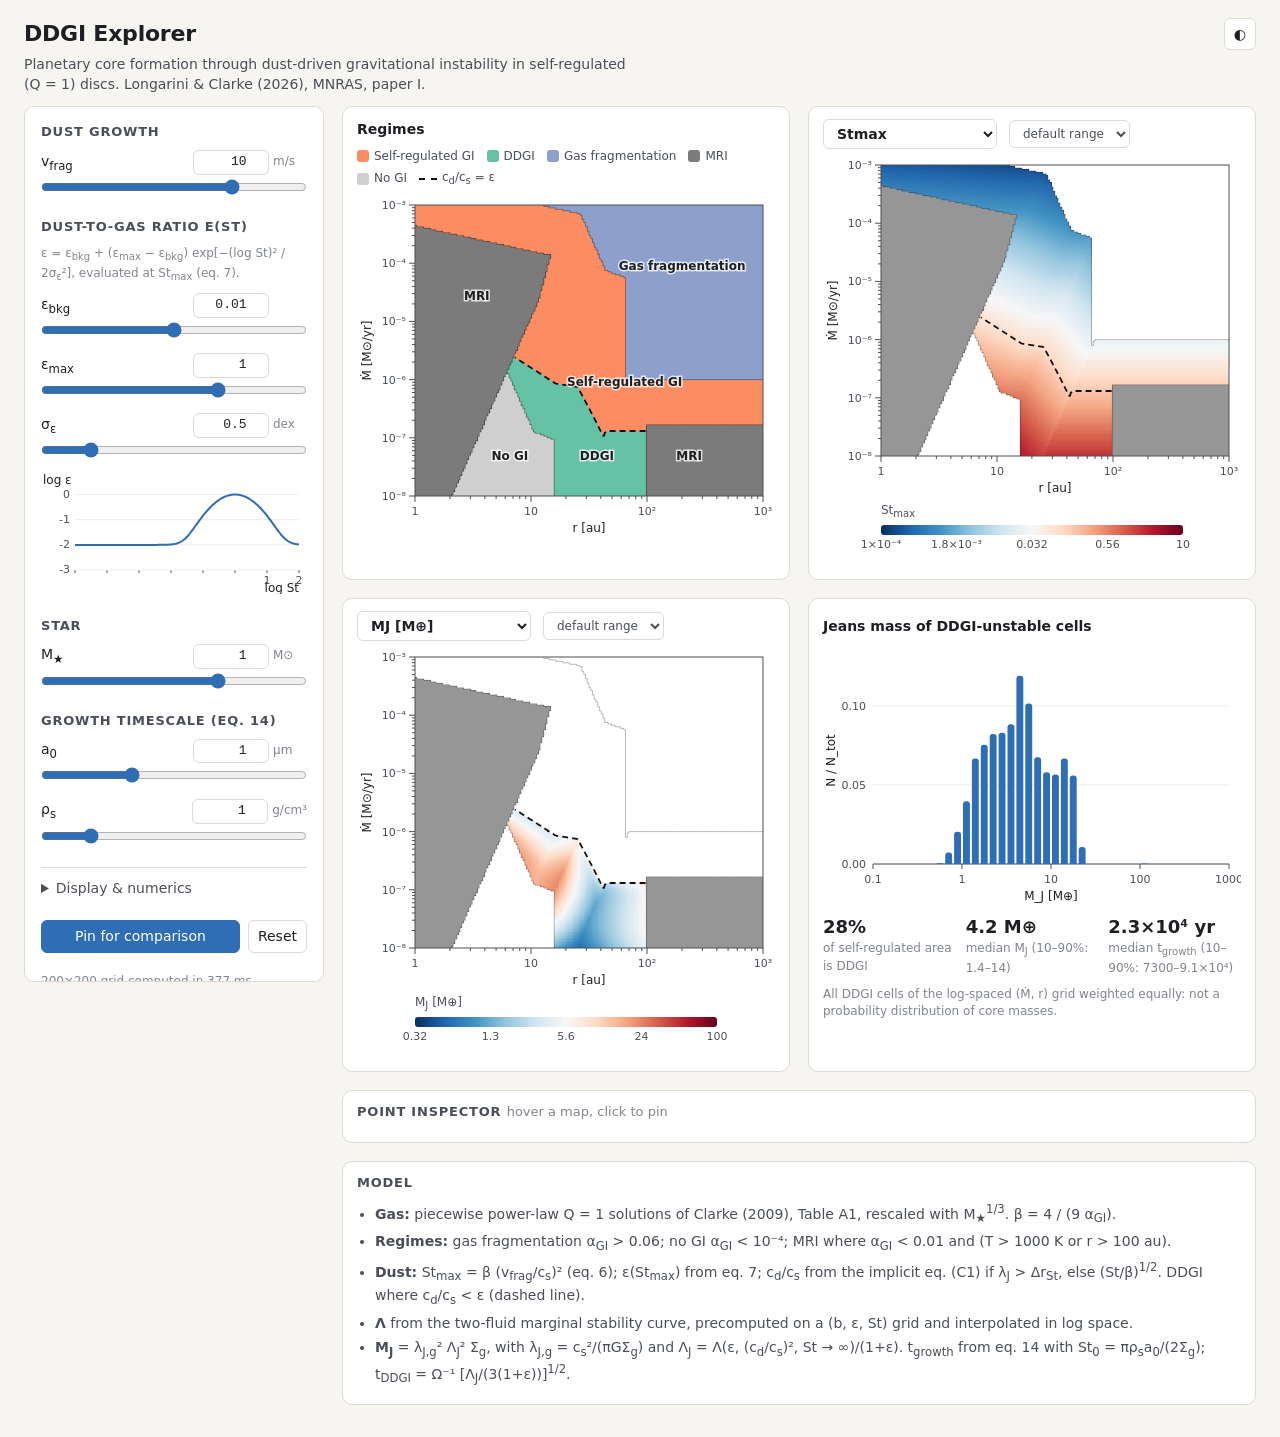
<file: index.html>
<!doctype html>
<html lang="en">
<head>
  <meta charset="utf-8">
  <title>DDGI Explorer</title>
  <meta http-equiv="refresh" content="0; url=web/">
  <script>location.replace('web/' + location.hash);</script>
</head>
<body><p><a href="web/">DDGI Explorer</a></p></body>
</html>
</file>
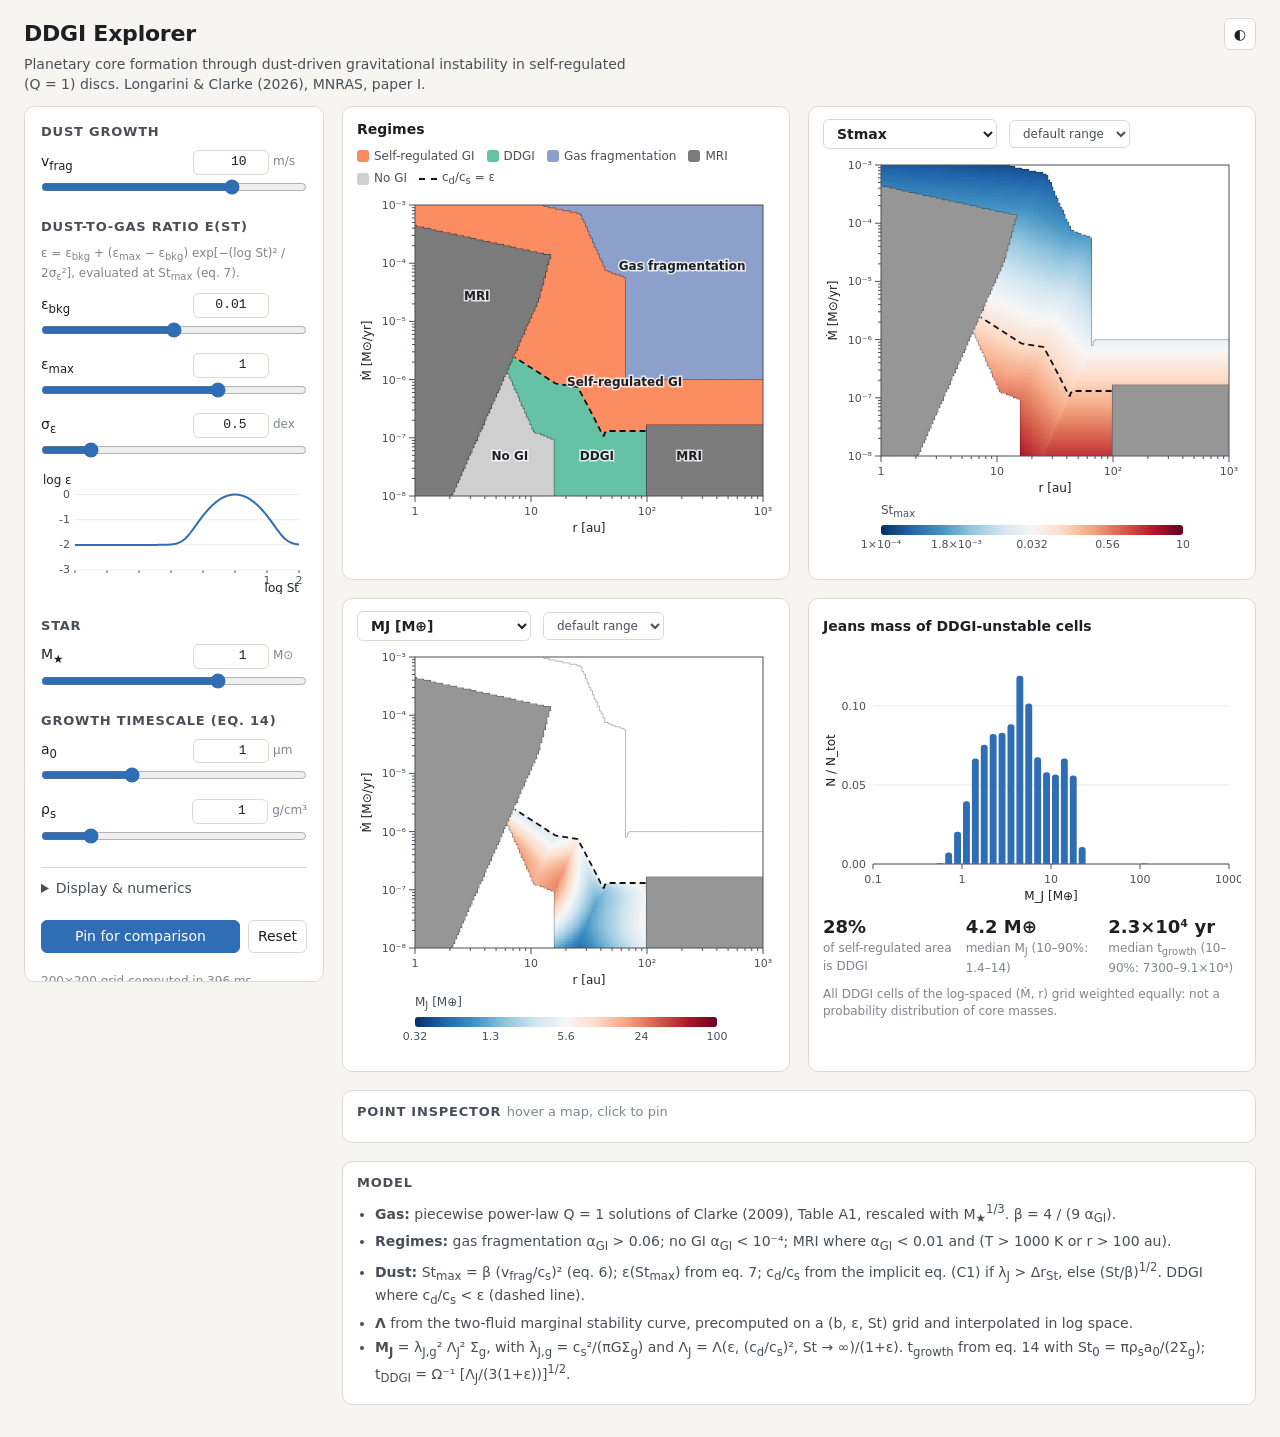
<file: web/index.html>
<!doctype html>
<html lang="en">
<head>
  <meta charset="utf-8">
  <meta name="viewport" content="width=device-width, initial-scale=1">
  <title>DDGI Explorer</title>
  <meta name="description" content="Interactive models of dust-driven gravitational instability in self-regulated protoplanetary discs (Longarini & Clarke 2026).">
  <link rel="stylesheet" href="css/style.css">
</head>
<body>
<header class="top">
  <div>
    <h1>DDGI Explorer</h1>
    <p class="sub">Planetary core formation through dust-driven gravitational instability in self-regulated (Q&nbsp;=&nbsp;1) discs. Longarini &amp; Clarke (2026), MNRAS, paper I.</p>
  </div>
  <div class="top-actions">
    <button id="btn-theme" type="button" title="Toggle light/dark">◐</button>
  </div>
</header>

<div class="layout">
  <aside class="controls" id="controls">
    <section>
      <h2>Dust growth</h2>
      <div class="ctl" data-key="vfrag"></div>
    </section>
    <section>
      <h2>Dust-to-gas ratio ε(St)</h2>
      <p class="hint">ε = ε<sub>bkg</sub> + (ε<sub>max</sub> − ε<sub>bkg</sub>) exp[−(log St)² / 2σ<sub>ε</sub>²], evaluated at St<sub>max</sub> (eq. 7).</p>
      <div class="ctl" data-key="epsBkg"></div>
      <div class="ctl" data-key="epsMax"></div>
      <div class="ctl" data-key="sigEps"></div>
      <div id="eps-preview" class="eps-preview" aria-label="Preview of eps(St)"></div>
    </section>
    <section>
      <h2>Star</h2>
      <div class="ctl" data-key="mstar"></div>
    </section>
    <section>
      <h2>Growth timescale (eq. 14)</h2>
      <div class="ctl" data-key="a0"></div>
      <div class="ctl" data-key="rhoS"></div>
    </section>
    <details class="advanced">
      <summary>Display &amp; numerics</summary>
      <label class="row">Grid resolution
        <select id="sel-res">
          <option value="100">100 × 100</option>
          <option value="150">150 × 150</option>
          <option value="200" selected>200 × 200</option>
          <option value="300">300 × 300</option>
        </select>
      </label>
      <label class="row">Colormap
        <select id="sel-cmap">
          <option value="RdBu_r" selected>RdBu_r (paper)</option>
          <option value="viridis">viridis</option>
          <option value="magma">magma</option>
        </select>
      </label>
      <label class="row">Argument of Λ in eq. (C1)
        <select id="sel-bconv">
          <option value="cdcs" selected>c_d/c_s (as in code)</option>
          <option value="cdcs2">(c_d/c_s)²</option>
        </select>
      </label>
      <label class="row check"><input type="checkbox" id="chk-gas-all"> Gas maps over the whole plane</label>
      <label class="row check"><input type="checkbox" id="chk-edges" checked> Region boundaries on maps</label>
    </details>
    <div class="btn-row">
      <button id="btn-pin" type="button" title="Keep the current DDGI boundary and M_J histogram for comparison">Pin for comparison</button>
      <button id="btn-reset" type="button">Reset</button>
    </div>
    <div id="pins" class="pins"></div>
    <p class="status" id="status">Loading Λ tables…</p>
  </aside>

  <main class="panels">
    <figure class="panel">
      <figcaption>
        <span class="panel-title">Regimes</span>
        <span class="legend" id="legend-regimes"></span>
      </figcaption>
      <div class="map" id="map-regimes"></div>
    </figure>

    <figure class="panel">
      <figcaption>
        <select class="qsel" id="q-a"></select>
        <select class="rsel" id="r-a" title="Colour range"><option value="default">default range</option><option value="auto">auto range</option></select>
      </figcaption>
      <div class="map" id="map-a"></div>
      <div class="cbar" id="cbar-a"></div>
    </figure>

    <figure class="panel">
      <figcaption>
        <select class="qsel" id="q-b"></select>
        <select class="rsel" id="r-b" title="Colour range"><option value="default">default range</option><option value="auto">auto range</option></select>
      </figcaption>
      <div class="map" id="map-b"></div>
      <div class="cbar" id="cbar-b"></div>
    </figure>

    <figure class="panel">
      <figcaption><span class="panel-title">Jeans mass of DDGI-unstable cells</span></figcaption>
      <div id="hist"></div>
      <div class="stats" id="stats"></div>
      <p class="hint">All DDGI cells of the log-spaced (Ṁ, r) grid weighted equally: not a probability distribution of core masses.</p>
    </figure>

    <section class="panel inspector">
      <h2>Point inspector <span class="muted" id="insp-mode">hover a map, click to pin</span></h2>
      <div id="inspector" class="insp-grid"></div>
    </section>

    <section class="panel notes">
      <h2>Model</h2>
      <ul>
        <li><b>Gas:</b> piecewise power-law Q = 1 solutions of Clarke (2009), Table A1, rescaled with M<sub>★</sub><sup>1/3</sup>. β = 4 / (9 α<sub>GI</sub>).</li>
        <li><b>Regimes:</b> gas fragmentation α<sub>GI</sub> &gt; 0.06; no GI α<sub>GI</sub> &lt; 10⁻⁴; MRI where α<sub>GI</sub> &lt; 0.01 and (T &gt; 1000 K or r &gt; 100 au).</li>
        <li><b>Dust:</b> St<sub>max</sub> = β (v<sub>frag</sub>/c<sub>s</sub>)² (eq. 6); ε(St<sub>max</sub>) from eq. 7; c<sub>d</sub>/c<sub>s</sub> from the implicit eq. (C1) if λ<sub>J</sub> &gt; Δr<sub>St</sub>, else (St/β)<sup>1/2</sup>. DDGI where c<sub>d</sub>/c<sub>s</sub> &lt; ε (dashed line).</li>
        <li><b>Λ</b> from the two-fluid marginal stability curve, precomputed on a (b, ε, St) grid and interpolated in log space.</li>
        <li><b>M<sub>J</sub></b> = λ<sub>J,g</sub>² Λ<sub>J</sub>² Σ<sub>g</sub>, with λ<sub>J,g</sub> = c<sub>s</sub>²/(πGΣ<sub>g</sub>) and Λ<sub>J</sub> = Λ(ε, (c<sub>d</sub>/c<sub>s</sub>)², St → ∞)/(1+ε). t<sub>growth</sub> from eq. 14 with St<sub>0</sub> = πρ<sub>s</sub>a<sub>0</sub>/(2Σ<sub>g</sub>); t<sub>DDGI</sub> = Ω⁻¹ [Λ<sub>J</sub>/(3(1+ε))]<sup>1/2</sup>.</li>
      </ul>
    </section>
  </main>
</div>

<div id="tooltip" class="tooltip" hidden></div>
<script type="module" src="js/app.js"></script>
</body>
</html>
</file>
<file: web/css/style.css>
:root {
  --bg: #f6f5f1;
  --surface: #ffffff;
  --ink: #1d1f23;
  --ink-2: #4a4f57;
  --muted: #80858d;
  --line: #dcdad3;
  --grid: #ecebe6;
  --accent: #2f6db5;
  --accent-ink: #ffffff;
  --cross: rgba(20, 20, 20, 0.55);
  --ddgi: #111111;
  --edge: rgba(0, 0, 0, 0.35);
  --bar: #2f6db5;
  --pin-0: #e08a2c;
  --pin-1: #7a5bc4;
  --pin-2: #c4425b;
  --font: "Inter", system-ui, -apple-system, "Segoe UI", Roboto, sans-serif;
  --mono: ui-monospace, "SF Mono", Menlo, Consolas, monospace;
  color-scheme: light;
}

@media (prefers-color-scheme: dark) {
  :root:not([data-theme="light"]) {
    --bg: #15171a;
    --surface: #1d2024;
    --ink: #e8e9eb;
    --ink-2: #b9bdc4;
    --muted: #8a9099;
    --line: #33373d;
    --grid: #2a2e33;
    --accent: #6aa3e8;
    --accent-ink: #0d1520;
    --cross: rgba(255, 255, 255, 0.6);
    --ddgi: #f2f2f2;
    --edge: rgba(255, 255, 255, 0.35);
    --bar: #6aa3e8;
    color-scheme: dark;
  }
}

:root[data-theme="dark"] {
  --bg: #15171a;
  --surface: #1d2024;
  --ink: #e8e9eb;
  --ink-2: #b9bdc4;
  --muted: #8a9099;
  --line: #33373d;
  --grid: #2a2e33;
  --accent: #6aa3e8;
  --accent-ink: #0d1520;
  --cross: rgba(255, 255, 255, 0.6);
  --ddgi: #f2f2f2;
  --edge: rgba(255, 255, 255, 0.35);
  --bar: #6aa3e8;
  color-scheme: dark;
}

* { box-sizing: border-box; }

body {
  margin: 0;
  background: var(--bg);
  color: var(--ink);
  font: 14px/1.45 var(--font);
}

h1 { font-size: 22px; margin: 0; letter-spacing: -0.01em; }
h2 { font-size: 13px; text-transform: uppercase; letter-spacing: 0.06em; color: var(--ink-2); margin: 0 0 8px; font-weight: 600; }
.muted { color: var(--muted); font-weight: 400; text-transform: none; letter-spacing: 0; }

.top {
  display: flex; justify-content: space-between; align-items: flex-start; gap: 16px;
  padding: 18px 24px 12px;
}
.sub { margin: 4px 0 0; color: var(--ink-2); max-width: 70ch; }

button, select, input[type=number] {
  font: inherit; color: var(--ink); background: var(--surface);
  border: 1px solid var(--line); border-radius: 6px; padding: 5px 9px;
}
button { cursor: pointer; }
button:hover { border-color: var(--accent); }
#btn-pin { background: var(--accent); color: var(--accent-ink); border-color: var(--accent); }

.layout {
  display: grid; grid-template-columns: 300px minmax(0, 1fr); gap: 18px;
  padding: 0 24px 32px; align-items: start;
}

.controls {
  position: sticky; top: 12px; max-height: calc(100vh - 24px); overflow: auto;
  background: var(--surface); border: 1px solid var(--line); border-radius: 10px; padding: 16px;
}
.controls section { margin-bottom: 18px; }
.hint { color: var(--muted); font-size: 12px; margin: 0 0 8px; }
.ctl { margin-bottom: 10px; }
.ctl-head { display: flex; justify-content: space-between; align-items: center; gap: 8px; }
.ctl-head label { font-weight: 500; }
.ctl .num { width: 76px; padding: 2px 6px; text-align: right; font-family: var(--mono); font-size: 13px; }
.ctl .unit { color: var(--muted); font-size: 12px; display: inline-block; min-width: 34px; }
input[type=range] { width: 100%; accent-color: var(--accent); margin: 4px 0 0; }
.eps-preview { margin-top: 6px; }
.eps-curve { fill: none; stroke: var(--accent); stroke-width: 2; }

.advanced { margin: 4px 0 14px; border-top: 1px solid var(--line); padding-top: 10px; }
.advanced summary { cursor: pointer; color: var(--ink-2); font-weight: 500; margin-bottom: 8px; }
.row { display: flex; justify-content: space-between; align-items: center; gap: 8px; margin: 6px 0; font-size: 13px; }
.row.check { justify-content: flex-start; }
.btn-row { display: flex; gap: 8px; }
.btn-row button:first-child { flex: 1; }
.pins { margin-top: 10px; display: grid; gap: 6px; }
.pin-row { display: flex; align-items: center; gap: 6px; font-size: 12px; color: var(--ink-2); }
.pin-row .pin-label { flex: 1; }
.pin-row button { padding: 0 6px; line-height: 1.4; }
.swatch { display: inline-block; width: 12px; height: 12px; border-radius: 3px; flex: none; }
.swatch.pin-0 { background: var(--pin-0); }
.swatch.pin-1 { background: var(--pin-1); }
.swatch.pin-2 { background: var(--pin-2); }
.status { color: var(--muted); font-size: 12px; margin: 10px 0 0; }

.panels { display: grid; grid-template-columns: repeat(2, minmax(0, 1fr)); gap: 18px; }
.panel {
  margin: 0; background: var(--surface); border: 1px solid var(--line); border-radius: 10px;
  padding: 12px 14px; min-width: 0;
}
.panel figcaption { display: flex; flex-wrap: wrap; align-items: center; gap: 8px 12px; margin-bottom: 6px; min-height: 30px; }
.panel-title { font-weight: 600; }
.qsel { font-weight: 600; }
.rsel { font-size: 12px; color: var(--ink-2); }
.legend { display: flex; flex-wrap: wrap; gap: 4px 12px; font-size: 12px; color: var(--ink-2); }
.lg { display: inline-flex; align-items: center; gap: 5px; }
.dash { display: inline-block; width: 18px; border-top: 2px dashed var(--ddgi); }

.map-wrap { position: relative; width: 100%; }
.map-canvas { display: block; }
.map-svg { position: absolute; inset: 0; overflow: visible; cursor: crosshair; touch-action: none; }
.frame { fill: none; stroke: var(--ink-2); stroke-width: 1; }
.axis line { stroke: var(--ink-2); stroke-width: 1; }
.axis line.grid { stroke: var(--grid); }
.axis text { fill: var(--ink-2); font-size: 11px; font-family: var(--font); }
.axis-title { fill: var(--ink); font-size: 12px; }
.contour { fill: none; pointer-events: none; }
.ddgi-line { stroke: var(--ddgi); stroke-width: 1.8; stroke-dasharray: 6 4; }
.edge-line { stroke: var(--edge); stroke-width: 0.8; }
.edge-line.strong { stroke: rgba(0, 0, 0, 0.45); }
.pin-line { stroke-width: 2; stroke-dasharray: 2 3; }
.pin-line.pin-0 { stroke: var(--pin-0); }
.pin-line.pin-1 { stroke: var(--pin-1); }
.pin-line.pin-2 { stroke: var(--pin-2); }
.region-label { font-size: 12px; font-weight: 600; fill: var(--ink); paint-order: stroke; stroke: var(--surface); stroke-opacity: 0.75; stroke-width: 3px; pointer-events: none; }
.crosshair line { stroke: var(--cross); stroke-width: 1; pointer-events: none; }
.pin-marker circle { fill: none; stroke: var(--ink); stroke-width: 2; pointer-events: none; }

.cbar { margin: 4px 58px 0 58px; position: relative; padding-bottom: 18px; }
.cbar-label { font-size: 12px; color: var(--ink-2); margin-bottom: 3px; }
.cbar-bar { height: 10px; border-radius: 3px; }
.cbar-ticks { position: relative; height: 14px; }
.cbar-ticks span { position: absolute; transform: translateX(-50%); font-size: 11px; color: var(--ink-2); top: 2px; white-space: nowrap; }

.hist-svg { display: block; }
.hist-bars path { fill: var(--bar); }
.hist-pin { fill: none; stroke-width: 2; }
.hist-pin.pin-0 { stroke: var(--pin-0); }
.hist-pin.pin-1 { stroke: var(--pin-1); }
.hist-pin.pin-2 { stroke: var(--pin-2); }
.baseline { stroke: var(--ink-2); }
.hit rect { fill: transparent; }
.hit rect:hover { fill: var(--grid); fill-opacity: 0.5; }

.stats { display: grid; grid-template-columns: repeat(3, minmax(0, 1fr)); gap: 10px; margin: 8px 0; }
.stat { display: flex; flex-direction: column; }
.stat-v { font-size: 18px; font-weight: 600; font-variant-numeric: tabular-nums; }
.stat-l { font-size: 12px; color: var(--muted); }

.inspector, .notes { grid-column: 1 / -1; }
.insp-grid { display: grid; grid-template-columns: repeat(auto-fill, minmax(230px, 1fr)); column-gap: 18px; }
.insp-grid .k, .insp-grid .v { padding: 3px 0; border-bottom: 1px solid var(--grid); }
.insp-grid { grid-template-columns: repeat(3, minmax(90px, auto) minmax(120px, 1fr)); }
.insp-grid .k { color: var(--ink-2); }
.insp-grid .v { font-variant-numeric: tabular-nums; }
.notes ul { margin: 0; padding-left: 18px; color: var(--ink-2); }
.notes li { margin: 4px 0; }

.tooltip {
  position: fixed; z-index: 10; pointer-events: none; max-width: 320px;
  background: var(--surface); color: var(--ink); border: 1px solid var(--line);
  border-radius: 6px; padding: 6px 9px; font-size: 12px; box-shadow: 0 4px 14px rgba(0, 0, 0, 0.15);
}

@media (max-width: 1100px) {
  .panels { grid-template-columns: minmax(0, 1fr); }
  .insp-grid { grid-template-columns: repeat(2, minmax(90px, auto) minmax(120px, 1fr)); }
}
@media (max-width: 760px) {
  .layout { grid-template-columns: minmax(0, 1fr); padding: 0 16px 24px; }
  .top { padding: 14px 16px 10px; }
  .controls { position: static; max-height: none; }
  .insp-grid { grid-template-columns: minmax(90px, auto) minmax(120px, 1fr); }
  .stats { grid-template-columns: minmax(0, 1fr); }
  .cbar { margin: 4px 12px 0 58px; }
}
</file>
